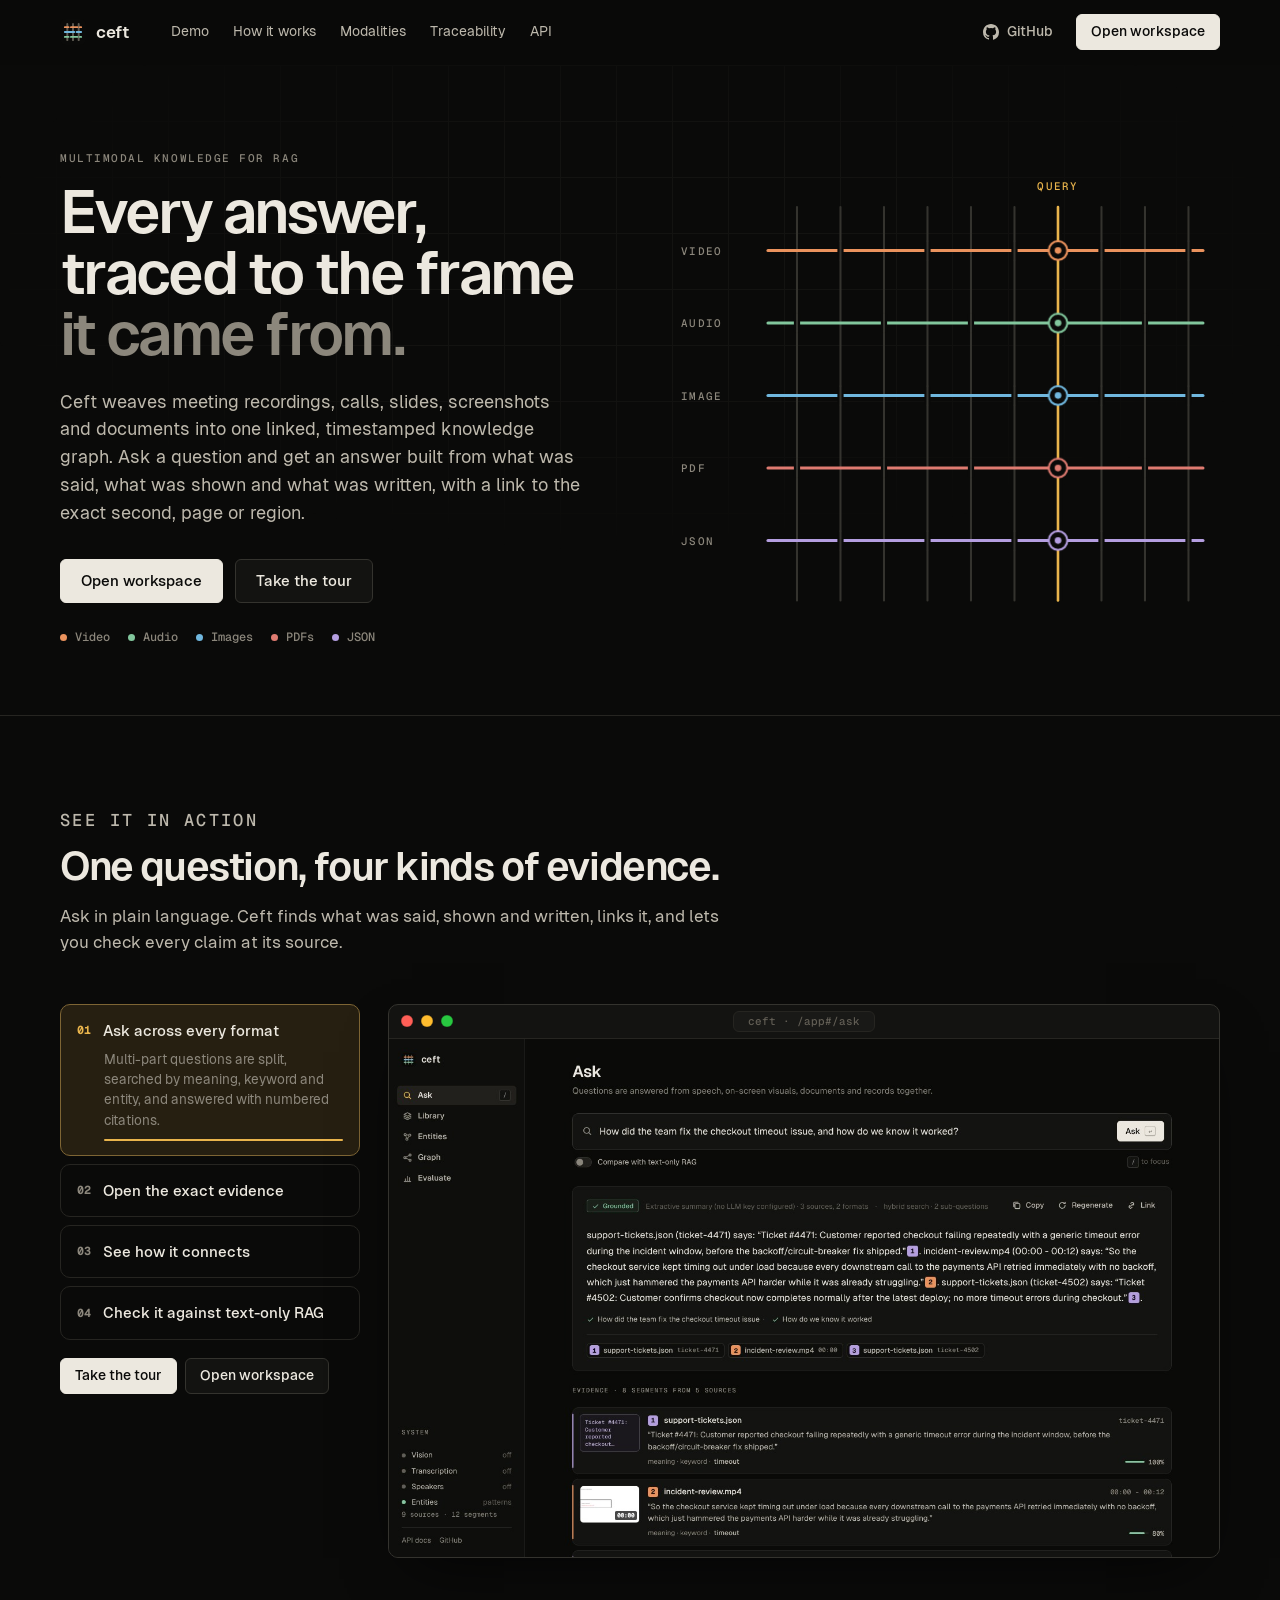
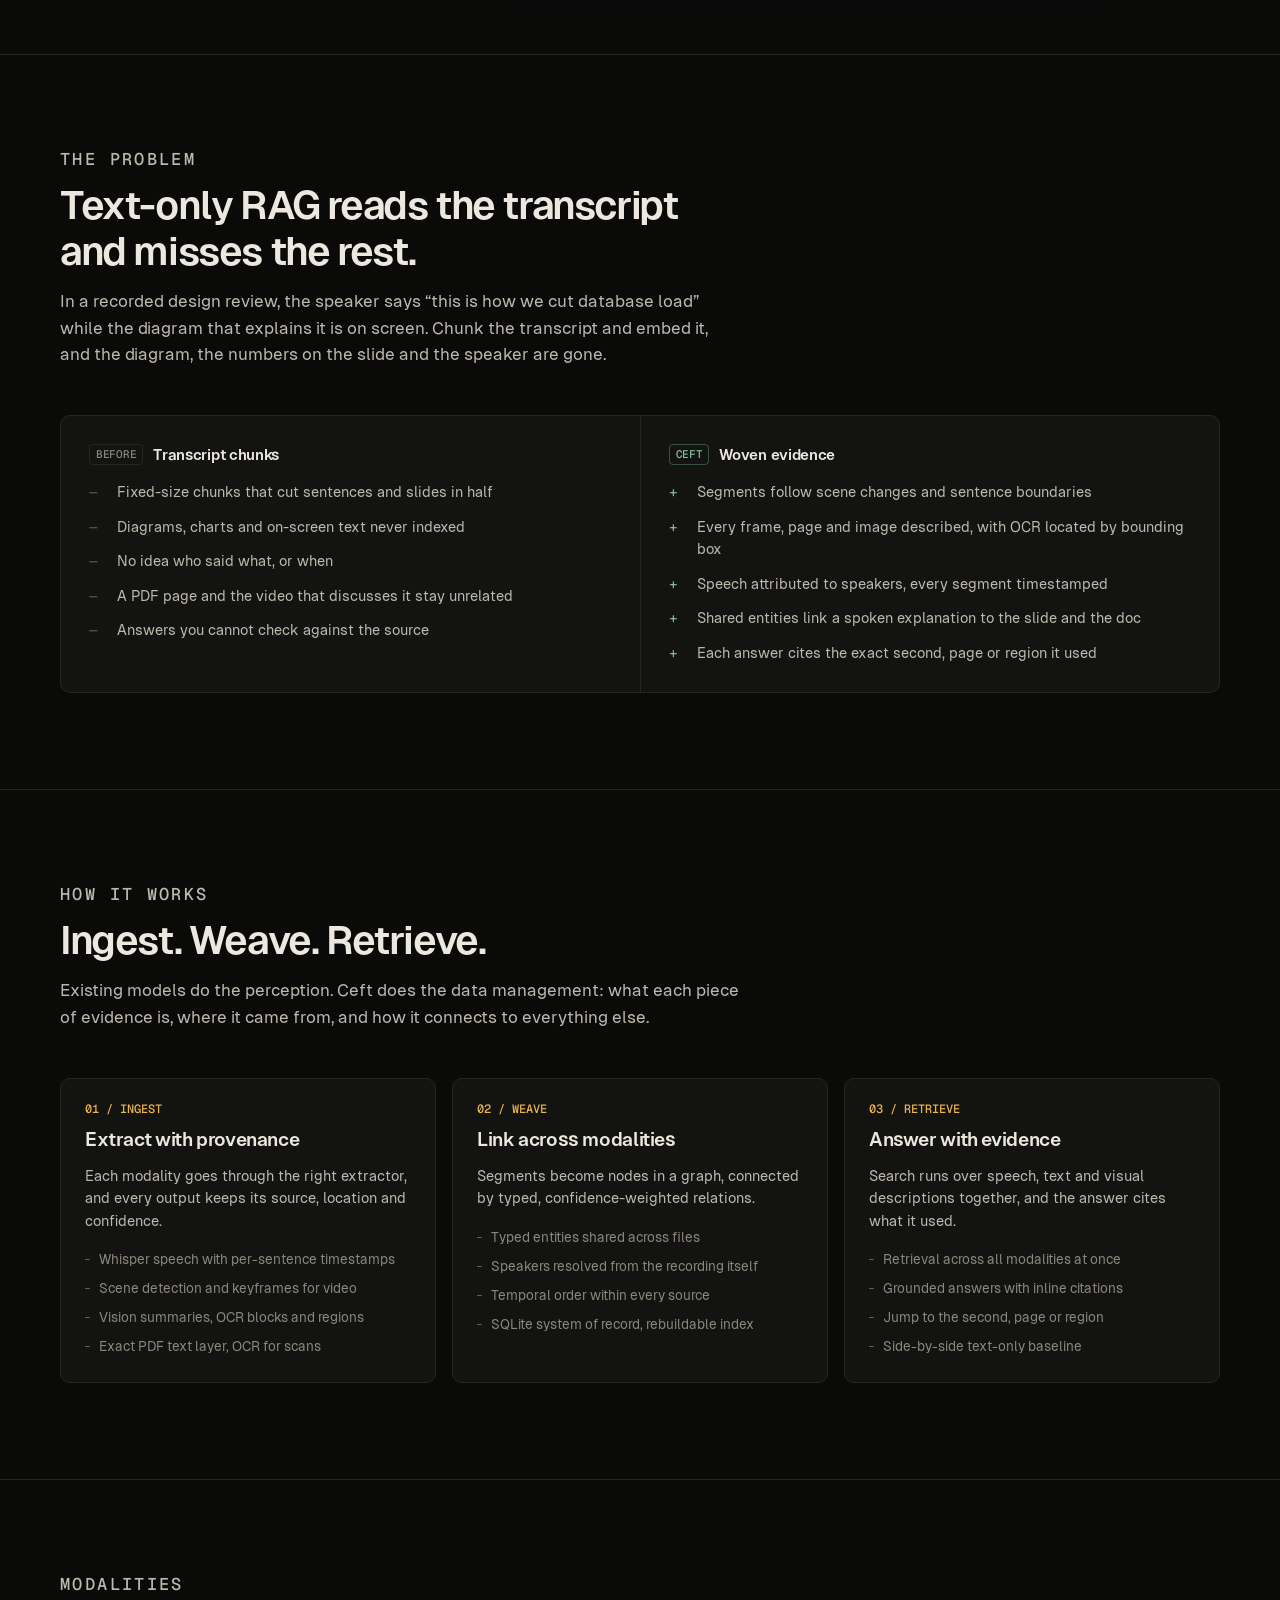
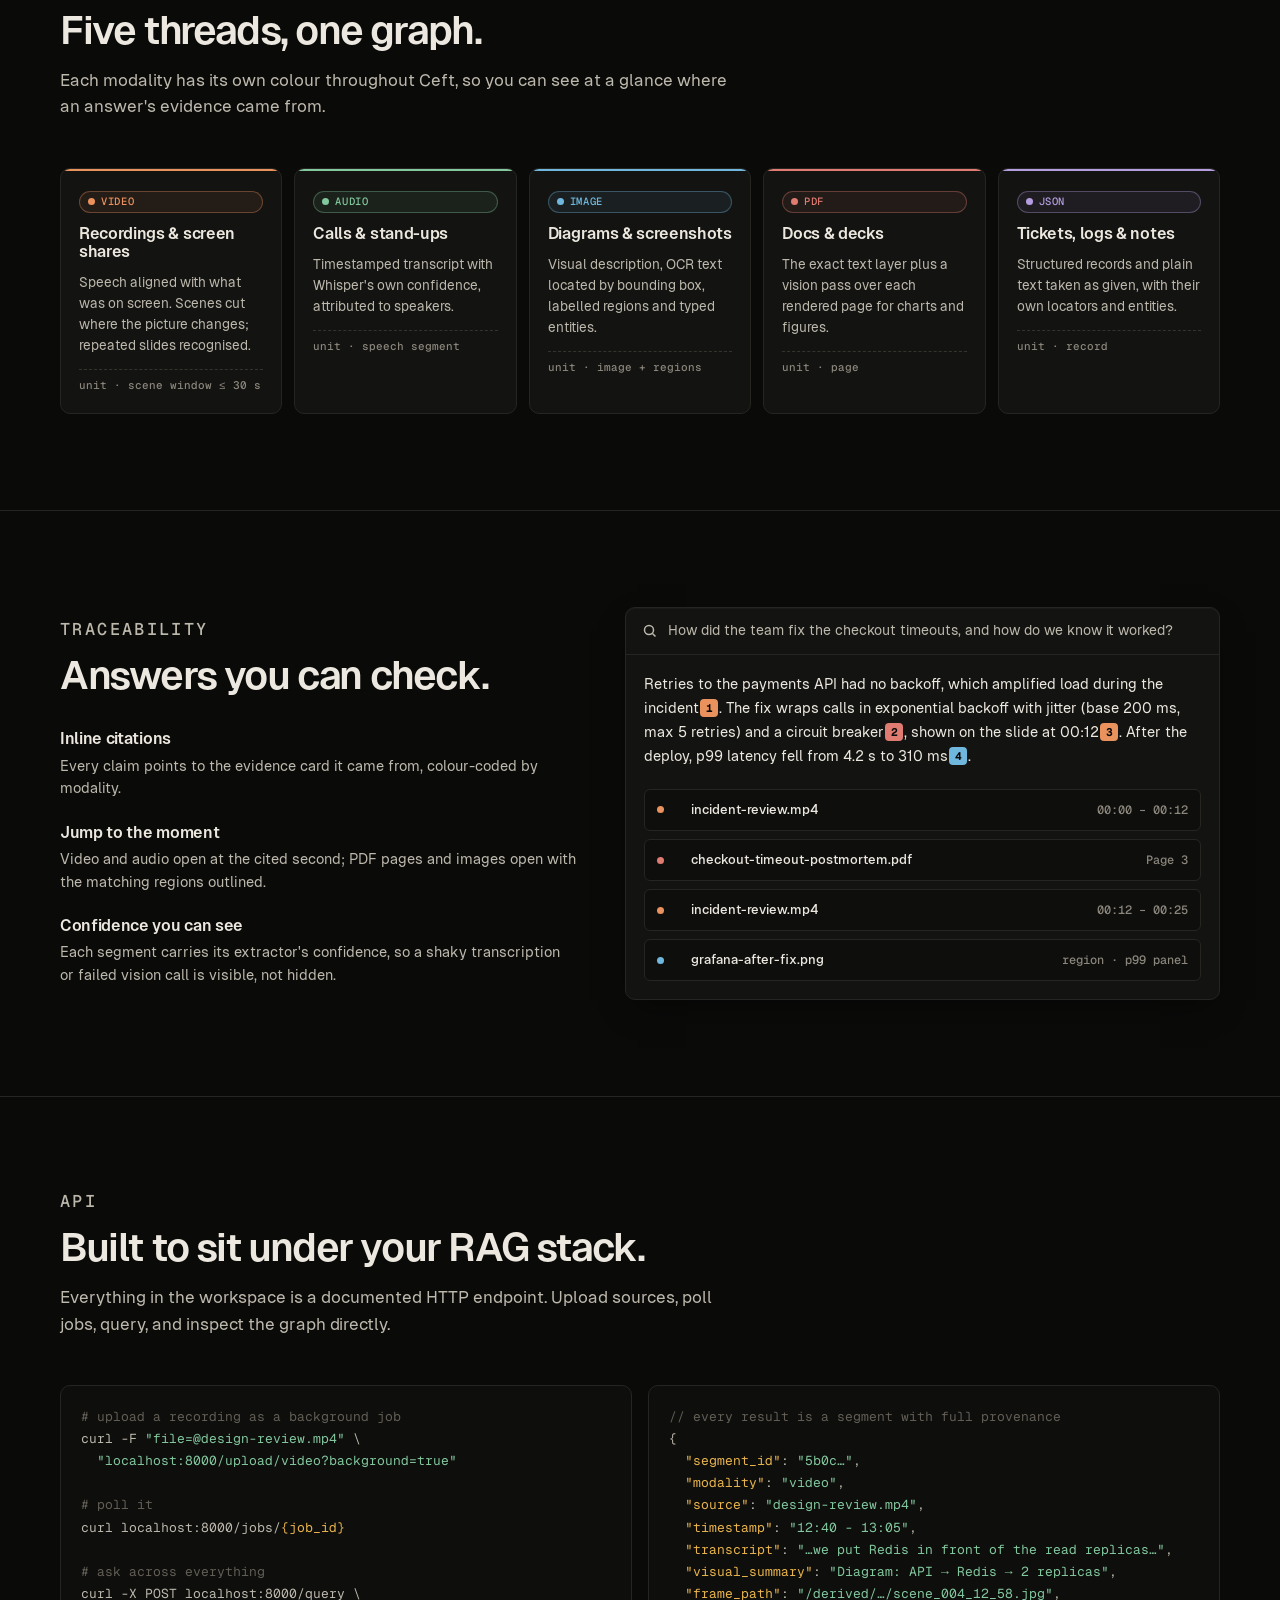
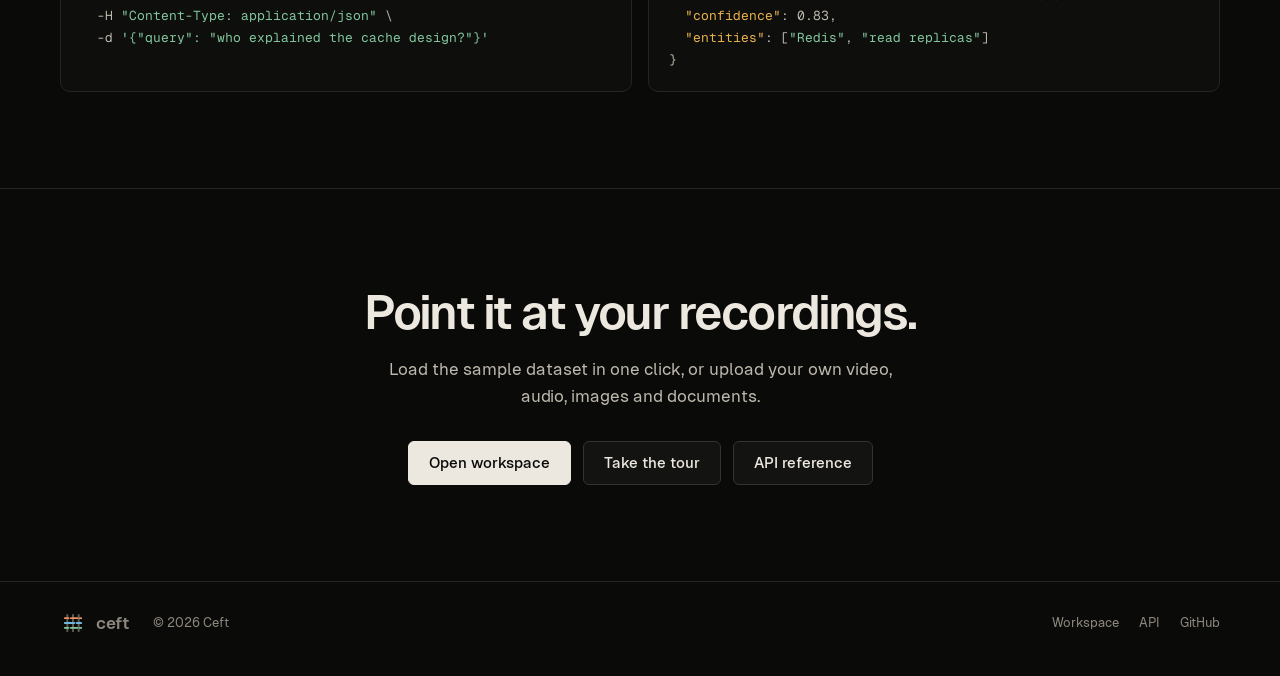
<file: static/index.html>
<!doctype html>
<html lang="en">
<head>
  <meta charset="utf-8" />
  <meta name="viewport" content="width=device-width, initial-scale=1" />
  <title>Ceft · Multimodal knowledge for RAG, traced to the source</title>
  <meta name="description" content="Ceft turns video, audio, images, PDFs and JSON into one linked, timestamped knowledge graph, so every answer traces back to the exact frame, page or second it came from." />
  <meta name="theme-color" content="#0a0a09" />
  <meta property="og:title" content="Ceft · Every answer, traced to the frame it came from" />
  <meta property="og:description" content="Multimodal ingestion and retrieval for RAG: speech, slides, screenshots and documents woven into one graph." />
  <meta property="og:type" content="website" />
  <link rel="icon" href="/static/img/ceft-mark.svg" type="image/svg+xml" />
  <link rel="preload" href="/static/fonts/geist-400.woff2" as="font" type="font/woff2" crossorigin />
  <link rel="stylesheet" href="/static/css/ceft.css" />
  <link rel="stylesheet" href="/static/css/landing.css" />
</head>
<body>
  <header class="site-nav">
    <div class="wrap">
      <a class="brand" href="/" aria-label="Ceft home"><img src="/static/img/ceft-mark.svg" alt="" />ceft</a>
      <nav aria-label="Primary">
        <a href="#demo">Demo</a>
        <a href="#how">How it works</a>
        <a href="#modalities">Modalities</a>
        <a href="#trace">Traceability</a>
        <a href="#api">API</a>
      </nav>
      <div class="nav-actions">
        <a class="btn btn-ghost" href="https://github.com/Yug-dev0/CEFT" target="_blank" rel="noopener">
          <svg viewBox="0 0 16 16" fill="currentColor" aria-hidden="true"><path d="M8 0C3.58 0 0 3.58 0 8a8 8 0 0 0 5.47 7.59c.4.07.55-.17.55-.38v-1.33c-2.23.48-2.7-1.07-2.7-1.07-.36-.92-.89-1.17-.89-1.17-.73-.5.06-.49.06-.49.8.06 1.23.83 1.23.83.72 1.22 1.88.87 2.33.66.07-.52.28-.87.5-1.07-1.78-.2-3.65-.89-3.65-3.95 0-.87.31-1.59.82-2.15-.08-.2-.36-1.02.08-2.12 0 0 .67-.21 2.2.82a7.6 7.6 0 0 1 4 0c1.53-1.04 2.2-.82 2.2-.82.44 1.1.16 1.92.08 2.12.51.56.82 1.27.82 2.15 0 3.07-1.87 3.75-3.65 3.95.29.25.54.73.54 1.48v2.2c0 .21.15.46.55.38A8 8 0 0 0 16 8c0-4.42-3.58-8-8-8Z"/></svg>
          GitHub
        </a>
        <a class="btn btn-primary" href="/app">Open workspace</a>
      </div>
    </div>
  </header>

  <main>
    <section class="hero">
      <div class="wrap">
        <div>
          <p class="eyebrow">Multimodal knowledge for RAG</p>
          <h1 style="margin-top:18px">Every answer,<br />traced to the frame<br /><em>it came from.</em></h1>
          <p class="lede">Ceft weaves meeting recordings, calls, slides, screenshots and documents into one linked, timestamped knowledge graph. Ask a question and get an answer built from what was said, what was shown and what was written, with a link to the exact second, page or region.</p>
          <div class="ctas">
            <a class="btn btn-primary btn-lg" href="/app">Open workspace</a>
            <a class="btn btn-lg" href="/app#/ask?tour=1">Take the tour</a>
          </div>
          <div class="meta">
            <span><i class="dot" style="background:var(--m-video)"></i>Video</span>
            <span><i class="dot" style="background:var(--m-audio)"></i>Audio</span>
            <span><i class="dot" style="background:var(--m-image)"></i>Images</span>
            <span><i class="dot" style="background:var(--m-pdf)"></i>PDFs</span>
            <span><i class="dot" style="background:var(--m-json)"></i>JSON</span>
          </div>
        </div>
        <div class="loom" data-loom></div>
      </div>
    </section>

    <section class="block" id="demo">
      <div class="wrap">
        <div class="block-head">
          <p class="eyebrow">See it in action</p>
          <h2>One question, four kinds of evidence.</h2>
          <p>Ask in plain language. Ceft finds what was said, shown and written, links it, and lets you check every claim at its source.</p>
        </div>
        <div class="demo" data-demo>
          <div class="demo-steps" role="tablist" aria-label="Product walkthrough">
            <button class="demo-step" type="button" role="tab" aria-selected="true" data-shot="/static/img/screens/ask.jpg" data-url="/app#/ask">
              <span class="demo-t"><b>01</b>Ask across every format</span>
              <span class="demo-d">Multi-part questions are split, searched by meaning, keyword and entity, and answered with numbered citations.</span>
              <span class="demo-prog"><i></i></span>
            </button>
            <button class="demo-step" type="button" role="tab" aria-selected="false" data-shot="/static/img/screens/evidence.jpg" data-url="/app#/ask · evidence">
              <span class="demo-t"><b>02</b>Open the exact evidence</span>
              <span class="demo-d">The video at the cited second, the PDF at the page, the matched region of a screenshot outlined.</span>
              <span class="demo-prog"><i></i></span>
            </button>
            <button class="demo-step" type="button" role="tab" aria-selected="false" data-shot="/static/img/screens/graph.jpg" data-url="/app#/graph">
              <span class="demo-t"><b>03</b>See how it connects</span>
              <span class="demo-d">Slides linked to what was said over them, charts to the documents that state the same numbers.</span>
              <span class="demo-prog"><i></i></span>
            </button>
            <button class="demo-step" type="button" role="tab" aria-selected="false" data-shot="/static/img/screens/evaluate.jpg" data-url="/app#/evaluate">
              <span class="demo-t"><b>04</b>Check it against text-only RAG</span>
              <span class="demo-d">A gold question set scored for four retrieval systems, question by question.</span>
              <span class="demo-prog"><i></i></span>
            </button>
            <div class="demo-ctas">
              <a class="btn btn-primary" href="/app#/ask?tour=1">Take the tour</a>
              <a class="btn" href="/app">Open workspace</a>
            </div>
          </div>
          <figure class="demo-frame" role="tabpanel">
            <div class="demo-bar" aria-hidden="true"><i></i><i></i><i></i><span data-demo-url>ceft · /app#/ask</span></div>
            <img data-demo-shot src="/static/img/screens/ask.jpg" alt="The Ceft workspace answering a question with cited evidence" width="1440" height="900" loading="lazy" decoding="async" />
          </figure>
        </div>
      </div>
    </section>

    <section class="block" id="problem">
      <div class="wrap">
        <div class="block-head">
          <p class="eyebrow">The problem</p>
          <h2>Text-only RAG reads the transcript and misses the rest.</h2>
          <p>In a recorded design review, the speaker says “this is how we cut database load” while the diagram that explains it is on screen. Chunk the transcript and embed it, and the diagram, the numbers on the slide and the speaker are gone.</p>
        </div>
        <div class="contrast">
          <div>
            <h3><span class="tag">BEFORE</span>Transcript chunks</h3>
            <ul>
              <li>Fixed-size chunks that cut sentences and slides in half</li>
              <li>Diagrams, charts and on-screen text never indexed</li>
              <li>No idea who said what, or when</li>
              <li>A PDF page and the video that discusses it stay unrelated</li>
              <li>Answers you cannot check against the source</li>
            </ul>
          </div>
          <div class="yes">
            <h3><span class="tag" style="color:var(--ok);border-color:rgba(130,199,157,.35)">CEFT</span>Woven evidence</h3>
            <ul>
              <li>Segments follow scene changes and sentence boundaries</li>
              <li>Every frame, page and image described, with OCR located by bounding box</li>
              <li>Speech attributed to speakers, every segment timestamped</li>
              <li>Shared entities link a spoken explanation to the slide and the doc</li>
              <li>Each answer cites the exact second, page or region it used</li>
            </ul>
          </div>
        </div>
      </div>
    </section>

    <section class="block" id="how">
      <div class="wrap">
        <div class="block-head">
          <p class="eyebrow">How it works</p>
          <h2>Ingest. Weave. Retrieve.</h2>
          <p>Existing models do the perception. Ceft does the data management: what each piece of evidence is, where it came from, and how it connects to everything else.</p>
        </div>
        <div class="steps">
          <article class="card step">
            <span class="n">01 / INGEST</span>
            <h3>Extract with provenance</h3>
            <p>Each modality goes through the right extractor, and every output keeps its source, location and confidence.</p>
            <ul>
              <li>Whisper speech with per-sentence timestamps</li>
              <li>Scene detection and keyframes for video</li>
              <li>Vision summaries, OCR blocks and regions</li>
              <li>Exact PDF text layer, OCR for scans</li>
            </ul>
          </article>
          <article class="card step">
            <span class="n">02 / WEAVE</span>
            <h3>Link across modalities</h3>
            <p>Segments become nodes in a graph, connected by typed, confidence-weighted relations.</p>
            <ul>
              <li>Typed entities shared across files</li>
              <li>Speakers resolved from the recording itself</li>
              <li>Temporal order within every source</li>
              <li>SQLite system of record, rebuildable index</li>
            </ul>
          </article>
          <article class="card step">
            <span class="n">03 / RETRIEVE</span>
            <h3>Answer with evidence</h3>
            <p>Search runs over speech, text and visual descriptions together, and the answer cites what it used.</p>
            <ul>
              <li>Retrieval across all modalities at once</li>
              <li>Grounded answers with inline citations</li>
              <li>Jump to the second, page or region</li>
              <li>Side-by-side text-only baseline</li>
            </ul>
          </article>
        </div>
      </div>
    </section>

    <section class="block" id="modalities">
      <div class="wrap">
        <div class="block-head">
          <p class="eyebrow">Modalities</p>
          <h2>Five threads, one graph.</h2>
          <p>Each modality has its own colour throughout Ceft, so you can see at a glance where an answer's evidence came from.</p>
        </div>
        <div class="modalities">
          <article class="card modality mod-video" style="--c:var(--m-video)">
            <span class="chip mod mod-video"><i class="dot"></i>Video</span>
            <h3>Recordings &amp; screen shares</h3>
            <p>Speech aligned with what was on screen. Scenes cut where the picture changes; repeated slides recognised.</p>
            <span class="unit">unit · scene window ≤ 30 s</span>
          </article>
          <article class="card modality mod-audio" style="--c:var(--m-audio)">
            <span class="chip mod mod-audio"><i class="dot"></i>Audio</span>
            <h3>Calls &amp; stand-ups</h3>
            <p>Timestamped transcript with Whisper's own confidence, attributed to speakers.</p>
            <span class="unit">unit · speech segment</span>
          </article>
          <article class="card modality mod-image" style="--c:var(--m-image)">
            <span class="chip mod mod-image"><i class="dot"></i>Image</span>
            <h3>Diagrams &amp; screenshots</h3>
            <p>Visual description, OCR text located by bounding box, labelled regions and typed entities.</p>
            <span class="unit">unit · image + regions</span>
          </article>
          <article class="card modality mod-pdf" style="--c:var(--m-pdf)">
            <span class="chip mod mod-pdf"><i class="dot"></i>PDF</span>
            <h3>Docs &amp; decks</h3>
            <p>The exact text layer plus a vision pass over each rendered page for charts and figures.</p>
            <span class="unit">unit · page</span>
          </article>
          <article class="card modality mod-json" style="--c:var(--m-json)">
            <span class="chip mod mod-json"><i class="dot"></i>JSON</span>
            <h3>Tickets, logs &amp; notes</h3>
            <p>Structured records and plain text taken as given, with their own locators and entities.</p>
            <span class="unit">unit · record</span>
          </article>
        </div>
      </div>
    </section>

    <section class="block" id="trace">
      <div class="wrap trace">
        <div>
          <div class="block-head" style="margin-bottom:32px">
            <p class="eyebrow">Traceability</p>
            <h2>Answers you can check.</h2>
          </div>
          <div class="trace-points">
            <div><h3>Inline citations</h3><p>Every claim points to the evidence card it came from, colour-coded by modality.</p></div>
            <div><h3>Jump to the moment</h3><p>Video and audio open at the cited second; PDF pages and images open with the matching regions outlined.</p></div>
            <div><h3>Confidence you can see</h3><p>Each segment carries its extractor's confidence, so a shaky transcription or failed vision call is visible, not hidden.</p></div>
          </div>
        </div>
        <div class="card mock" aria-label="Example answer in the Ceft workspace">
          <div class="mock-bar">
            <svg width="16" height="16" viewBox="0 0 16 16" fill="none" stroke="currentColor" stroke-width="1.5" aria-hidden="true"><circle cx="7" cy="7" r="4.5"/><path d="m10.5 10.5 3 3"/></svg>
            <span class="q">How did the team fix the checkout timeouts, and how do we know it worked?</span>
          </div>
          <div class="mock-answer">
            Retries to the payments API had no backoff, which amplified load during the incident<span class="cite" style="--c:var(--m-video)">1</span>. The fix wraps calls in exponential backoff with jitter (base 200 ms, max 5 retries) and a circuit breaker<span class="cite" style="--c:var(--m-pdf)">2</span>, shown on the slide at 00:12<span class="cite" style="--c:var(--m-video)">3</span>. After the deploy, p99 latency fell from 4.2 s to 310 ms<span class="cite" style="--c:var(--m-image)">4</span>.
          </div>
          <div class="mock-ev">
            <div class="row mod mod-video"><i class="dot"></i><b>incident-review.mp4</b><span class="loc">00:00 – 00:12</span></div>
            <div class="row mod mod-pdf"><i class="dot"></i><b>checkout-timeout-postmortem.pdf</b><span class="loc">Page 3</span></div>
            <div class="row mod mod-video"><i class="dot"></i><b>incident-review.mp4</b><span class="loc">00:12 – 00:25</span></div>
            <div class="row mod mod-image"><i class="dot"></i><b>grafana-after-fix.png</b><span class="loc">region · p99 panel</span></div>
          </div>
        </div>
      </div>
    </section>

    <section class="block" id="api">
      <div class="wrap">
        <div class="block-head">
          <p class="eyebrow">API</p>
          <h2>Built to sit under your RAG stack.</h2>
          <p>Everything in the workspace is a documented HTTP endpoint. Upload sources, poll jobs, query, and inspect the graph directly.</p>
        </div>
        <div class="schema">
<pre class="code"><span class="c"># upload a recording as a background job</span>
curl -F <span class="s">"file=@design-review.mp4"</span> \
  <span class="s">"localhost:8000/upload/video?background=true"</span>

<span class="c"># poll it</span>
curl localhost:8000/jobs/<span class="k">{job_id}</span>

<span class="c"># ask across everything</span>
curl -X POST localhost:8000/query \
  -H <span class="s">"Content-Type: application/json"</span> \
  -d <span class="s">'{"query": "who explained the cache design?"}'</span></pre>
<pre class="code"><span class="c">// every result is a segment with full provenance</span>
{
  <span class="k">"segment_id"</span>: <span class="s">"5b0c…"</span>,
  <span class="k">"modality"</span>: <span class="s">"video"</span>,
  <span class="k">"source"</span>: <span class="s">"design-review.mp4"</span>,
  <span class="k">"timestamp"</span>: <span class="s">"12:40 - 13:05"</span>,
  <span class="k">"transcript"</span>: <span class="s">"…we put Redis in front of the read replicas…"</span>,
  <span class="k">"visual_summary"</span>: <span class="s">"Diagram: API → Redis → 2 replicas"</span>,
  <span class="k">"frame_path"</span>: <span class="s">"/derived/…/scene_004_12_58.jpg"</span>,
  <span class="k">"confidence"</span>: 0.83,
  <span class="k">"entities"</span>: [<span class="s">"Redis"</span>, <span class="s">"read replicas"</span>]
}</pre>
        </div>
      </div>
    </section>

    <section class="cta-band">
      <div class="wrap">
        <h2>Point it at your recordings.</h2>
        <p>Load the sample dataset in one click, or upload your own video, audio, images and documents.</p>
        <div class="ctas">
          <a class="btn btn-primary btn-lg" href="/app">Open workspace</a>
          <a class="btn btn-lg" href="/app#/ask?tour=1">Take the tour</a>
          <a class="btn btn-lg" href="/docs">API reference</a>
        </div>
      </div>
    </section>
  </main>

  <footer class="site-foot">
    <div class="wrap">
      <a class="brand" href="/"><img src="/static/img/ceft-mark.svg" alt="" />ceft</a>
      <span>© <span data-year></span> Ceft</span>
      <nav aria-label="Footer">
        <a href="/app">Workspace</a>
        <a href="/docs">API</a>
        <a href="https://github.com/Yug-dev0/CEFT" target="_blank" rel="noopener">GitHub</a>
      </nav>
    </div>
  </footer>

  <script type="module" src="/static/js/landing.js"></script>
</body>
</html>
</file>
<file: static/css/ceft.css>
/* ==========================================================================
   Ceft design system
   Dark, quiet, precise. One neutral palette, five "thread" colours, one per
   modality, used everywhere a piece of evidence appears.
   ========================================================================== */

/* Self-hosted fonts (SIL Open Font License, see static/fonts/LICENSE.txt). */
@font-face { font-family: "Geist"; font-style: normal; font-weight: 400; font-display: swap; src: url("../fonts/geist-400.woff2") format("woff2"); }
@font-face { font-family: "Geist"; font-style: normal; font-weight: 500; font-display: swap; src: url("../fonts/geist-500.woff2") format("woff2"); }
@font-face { font-family: "Geist"; font-style: normal; font-weight: 600; font-display: swap; src: url("../fonts/geist-600.woff2") format("woff2"); }
@font-face { font-family: "Geist"; font-style: normal; font-weight: 700; font-display: swap; src: url("../fonts/geist-700.woff2") format("woff2"); }
@font-face { font-family: "Geist Mono"; font-style: normal; font-weight: 400; font-display: swap; src: url("../fonts/geist-mono-400.woff2") format("woff2"); }
@font-face { font-family: "Geist Mono"; font-style: normal; font-weight: 500; font-display: swap; src: url("../fonts/geist-mono-500.woff2") format("woff2"); }

:root {
  --bg: #0a0a09;
  --bg-raised: #0e0e0d;
  --surface: #131311;
  --surface-2: #191917;
  --surface-3: #21201d;
  --line: #262521;
  --line-2: #34332e;
  --line-3: #4a4842;

  --text: #ece8df;
  --text-2: #bdb8ac;
  --muted: #8c877c;
  --faint: #625e55;

  --primary: #ece8df;
  --primary-ink: #0a0a09;
  --signal: #e9b44c;
  --signal-soft: rgba(233, 180, 76, 0.12);

  --ok: #82c79d;
  --warn: #e9b44c;
  --err: #e7685e;

  /* Thread colours: one per modality. */
  --m-video: #ea925d;
  --m-audio: #82c79d;
  --m-image: #70b7de;
  --m-pdf: #df7b71;
  --m-json: #b49ee0;

  --font: "Geist", ui-sans-serif, system-ui, -apple-system, "Segoe UI", Roboto, sans-serif;
  --mono: "Geist Mono", ui-monospace, "SFMono-Regular", "Cascadia Code", Menlo, Consolas, monospace;

  --r-sm: 4px;
  --r: 6px;
  --r-lg: 10px;

  --shadow: 0 1px 0 rgba(255, 255, 255, 0.03) inset, 0 12px 32px -12px rgba(0, 0, 0, 0.6);
  --ease: cubic-bezier(0.2, 0.7, 0.2, 1);
  color-scheme: dark;
}

*, *::before, *::after { box-sizing: border-box; }
html { -webkit-text-size-adjust: 100%; }
body {
  margin: 0;
  background: var(--bg);
  color: var(--text);
  font: 15px/1.55 var(--font);
  font-feature-settings: "ss01", "cv11";
  -webkit-font-smoothing: antialiased;
  text-rendering: optimizeLegibility;
}
img, video, svg { display: block; max-width: 100%; }
a { color: inherit; text-decoration: none; }
button, input, select, textarea { font: inherit; color: inherit; }
button { cursor: pointer; }
::selection { background: var(--signal); color: var(--primary-ink); }
:focus-visible { outline: 2px solid var(--signal); outline-offset: 2px; border-radius: var(--r-sm); }
.sr-only { position: absolute; width: 1px; height: 1px; overflow: hidden; clip: rect(0 0 0 0); white-space: nowrap; }

h1, h2, h3, h4 { margin: 0; font-weight: 600; letter-spacing: -0.02em; line-height: 1.15; }
p { margin: 0; }
code, kbd, pre, .mono { font-family: var(--mono); font-size: 0.86em; }
.muted { color: var(--muted); }
.faint { color: var(--faint); }
.eyebrow {
  font: 500 11px/1 var(--mono);
  text-transform: uppercase;
  letter-spacing: 0.14em;
  color: var(--muted);
}

/* ---------------------------------------------------------------- buttons */
.btn {
  display: inline-flex; align-items: center; justify-content: center; gap: 8px;
  height: 36px; padding: 0 14px;
  border: 1px solid var(--line-2); border-radius: var(--r);
  background: var(--surface); color: var(--text);
  font-size: 14px; font-weight: 500; white-space: nowrap;
  transition: background 0.15s var(--ease), border-color 0.15s var(--ease), color 0.15s;
}
.btn:hover { background: var(--surface-2); border-color: var(--line-3); }
.btn:disabled { opacity: 0.45; cursor: not-allowed; }
.btn-primary { background: var(--primary); color: var(--primary-ink); border-color: var(--primary); }
.btn-primary:hover { background: #fff; border-color: #fff; }
.btn-ghost { background: transparent; border-color: transparent; color: var(--text-2); }
.btn-ghost:hover { background: var(--surface-2); color: var(--text); border-color: transparent; }
.btn-danger:hover { color: var(--err); border-color: rgba(231, 104, 94, 0.5); }
.btn-lg { height: 44px; padding: 0 20px; font-size: 15px; }
.btn-sm { height: 28px; padding: 0 10px; font-size: 13px; }
.btn-icon { width: 32px; padding: 0; }
.btn svg { width: 16px; height: 16px; flex: none; }

/* ------------------------------------------------------------------ chips */
.chip {
  display: inline-flex; align-items: center; gap: 6px;
  height: 22px; padding: 0 8px;
  border: 1px solid var(--line-2); border-radius: 999px;
  font: 500 12px/1 var(--font); color: var(--text-2);
  background: var(--surface); white-space: nowrap; max-width: 100%;
  overflow: hidden; text-overflow: ellipsis;
}
a.chip:hover, button.chip:hover { border-color: var(--line-3); color: var(--text); }
button.chip { cursor: pointer; }
.chip[aria-pressed="true"] { background: var(--surface-3); color: var(--text); border-color: var(--line-3); }
.chip .dot, .dot { width: 7px; height: 7px; border-radius: 50%; background: var(--muted); flex: none; }
.mod { --c: var(--muted); }
.mod-video { --c: var(--m-video); }
.mod-audio { --c: var(--m-audio); }
.mod-image { --c: var(--m-image); }
.mod-pdf { --c: var(--m-pdf); }
.mod-json { --c: var(--m-json); }
.chip.mod { color: var(--c); border-color: color-mix(in srgb, var(--c) 35%, transparent); background: color-mix(in srgb, var(--c) 8%, transparent); font-family: var(--mono); text-transform: uppercase; letter-spacing: 0.06em; font-size: 10.5px; }
.chip.mod .dot, .mod > .dot { background: var(--c); }
.tag { font: 500 11px/1 var(--mono); color: var(--muted); padding: 4px 6px; border: 1px solid var(--line); border-radius: var(--r-sm); }

/* ----------------------------------------------------------------- inputs */
.input {
  width: 100%; height: 38px; padding: 0 12px;
  background: var(--bg-raised); border: 1px solid var(--line-2); border-radius: var(--r);
  color: var(--text); outline: none; transition: border-color 0.15s;
}
.input::placeholder { color: var(--faint); }
.input:focus { border-color: var(--line-3); box-shadow: 0 0 0 3px var(--signal-soft); }
kbd {
  display: inline-flex; align-items: center; justify-content: center; min-width: 20px; height: 20px; padding: 0 5px;
  font: 500 11px/1 var(--mono); color: var(--muted);
  border: 1px solid var(--line-2); border-bottom-width: 2px; border-radius: var(--r-sm); background: var(--surface);
}

/* ------------------------------------------------------------------ cards */
.card { background: var(--surface); border: 1px solid var(--line); border-radius: var(--r-lg); }
.card-pad { padding: 20px; }
.divider { height: 1px; background: var(--line); border: 0; margin: 0; }

/* ---------------------------------------------------------------- meters */
.meter { display: inline-flex; align-items: center; gap: 8px; font: 500 12px/1 var(--mono); color: var(--text-2); }
.meter-bar { position: relative; width: 48px; height: 4px; border-radius: 2px; background: var(--surface-3); overflow: hidden; }
.meter-bar > i { position: absolute; inset: 0 auto 0 0; background: var(--text-2); border-radius: 2px; }
.meter.hi .meter-bar > i { background: var(--ok); }
.meter.mid .meter-bar > i { background: var(--warn); }
.meter.lo .meter-bar > i { background: var(--err); }

/* -------------------------------------------------------------- skeleton */
.skeleton { background: linear-gradient(90deg, var(--surface-2) 0%, var(--surface-3) 50%, var(--surface-2) 100%); background-size: 200% 100%; animation: shimmer 1.4s infinite linear; border-radius: var(--r-sm); }
@keyframes shimmer { to { background-position: -200% 0; } }

/* ----------------------------------------------------------------- toast */
.toasts { position: fixed; z-index: 100; right: 16px; bottom: 16px; display: grid; gap: 8px; width: min(380px, calc(100vw - 32px)); }
.toast {
  display: flex; gap: 10px; align-items: flex-start; padding: 12px 14px;
  background: var(--surface-2); border: 1px solid var(--line-2); border-radius: var(--r);
  box-shadow: var(--shadow); font-size: 14px; animation: rise 0.2s var(--ease);
}
.toast .dot { margin-top: 7px; }
.toast.ok .dot { background: var(--ok); }
.toast.err .dot { background: var(--err); }
.toast.warn .dot { background: var(--warn); }
@keyframes rise { from { opacity: 0; transform: translateY(6px); } }

/* --------------------------------------------------------------- tables */
.table { width: 100%; border-collapse: collapse; font-size: 14px; }
.table th { text-align: left; font: 500 11px/1 var(--mono); text-transform: uppercase; letter-spacing: 0.1em; color: var(--muted); padding: 12px 16px; border-bottom: 1px solid var(--line); white-space: nowrap; }
.table td { padding: 12px 16px; border-bottom: 1px solid var(--line); vertical-align: middle; }
.table tr:last-child td { border-bottom: 0; }
.table tbody tr { transition: background 0.12s; }
.table tbody tr.row-link { cursor: pointer; }
.table tbody tr.row-link:hover { background: var(--surface-2); }
.num { font-family: var(--mono); font-size: 13px; color: var(--text-2); font-variant-numeric: tabular-nums; }

/* --------------------------------------------------------------- empty */
.empty { display: grid; justify-items: center; gap: 12px; padding: 56px 24px; text-align: center; color: var(--muted); }
.empty h3 { color: var(--text); font-size: 16px; }
.empty p { max-width: 420px; }

@media (prefers-reduced-motion: reduce) {
  *, *::before, *::after { animation-duration: 0.001ms !important; animation-iteration-count: 1 !important; transition-duration: 0.001ms !important; scroll-behavior: auto !important; }
}
</file>
<file: static/css/landing.css>
/* Landing page */
.wrap { width: min(1160px, calc(100% - 48px)); margin: 0 auto; }

.site-nav {
  position: sticky; top: 0; z-index: 20;
  background: color-mix(in srgb, var(--bg) 82%, transparent);
  backdrop-filter: saturate(140%) blur(12px);
  border-bottom: 1px solid transparent; transition: border-color 0.2s;
}
.site-nav.scrolled { border-bottom-color: var(--line); }
.site-nav .wrap { display: flex; align-items: center; gap: 32px; height: 64px; }
.brand { display: inline-flex; align-items: center; gap: 10px; font-weight: 600; font-size: 17px; letter-spacing: -0.02em; }
.brand img { width: 26px; height: 26px; }
.site-nav nav { display: flex; gap: 4px; margin-right: auto; }
.site-nav nav a { padding: 6px 10px; border-radius: var(--r); color: var(--text-2); font-size: 14px; }
.site-nav nav a:hover { color: var(--text); background: var(--surface-2); }
.nav-actions { display: flex; gap: 8px; }

/* hero */
.hero { position: relative; padding: 88px 0 72px; overflow: hidden; }
.hero::before {
  content: ""; position: absolute; inset: 0; pointer-events: none;
  background-image: linear-gradient(var(--line) 1px, transparent 1px), linear-gradient(90deg, var(--line) 1px, transparent 1px);
  background-size: 56px 56px; opacity: 0.35;
  mask-image: radial-gradient(ellipse 70% 60% at 50% 30%, #000 30%, transparent 75%);
}
.hero .wrap { position: relative; display: grid; grid-template-columns: 1.05fr 1fr; gap: 56px; align-items: center; }
.hero h1 { font-size: clamp(38px, 5vw, 60px); letter-spacing: -0.045em; line-height: 1.02; }
.hero h1 em { font-style: normal; color: var(--muted); }
.hero .lede { margin-top: 22px; font-size: 18px; color: var(--text-2); max-width: 520px; }
.hero .ctas { display: flex; gap: 12px; margin-top: 32px; flex-wrap: wrap; }
.hero .meta { display: flex; gap: 18px; margin-top: 28px; flex-wrap: wrap; color: var(--muted); font: 500 12px/1 var(--mono); }
.hero .meta span { display: inline-flex; align-items: center; gap: 8px; }

.loom { position: relative; aspect-ratio: 1 / 0.86; }
.loom svg { width: 100%; height: 100%; overflow: visible; }
.loom .label { font: 500 10.5px var(--mono); letter-spacing: 0.12em; fill: var(--muted); }
.loom .q-label { font: 500 10.5px var(--mono); letter-spacing: 0.12em; fill: var(--signal); }
.loom .ceft, .loom .weft { stroke-dasharray: var(--len); stroke-dashoffset: var(--len); animation: draw 1.6s var(--ease) forwards; }
.loom .warp-q { stroke-dasharray: 600; stroke-dashoffset: 600; animation: draw 1.2s 1.1s var(--ease) forwards; }
.loom .hit { opacity: 0; transform-box: fill-box; transform-origin: center; animation: pop 0.4s var(--ease) forwards; }
.loom .pulse { animation: travel 6s linear infinite; }
@keyframes draw { to { stroke-dashoffset: 0; } }
@keyframes pop { from { opacity: 0; transform: scale(0.2); } to { opacity: 1; transform: scale(1); } }

/* sections */
section.block { padding: 96px 0; border-top: 1px solid var(--line); }
.block-head { display: grid; gap: 14px; max-width: 680px; margin-bottom: 48px; }
.block-head h2 { font-size: clamp(28px, 3.6vw, 40px); letter-spacing: -0.035em; }
.block-head p { color: var(--text-2); font-size: 17px; }

.contrast { display: grid; grid-template-columns: 1fr 1fr; gap: 1px; background: var(--line); border: 1px solid var(--line); border-radius: var(--r-lg); overflow: hidden; }
.contrast > div { background: var(--surface); padding: 28px; display: grid; gap: 16px; align-content: start; }
.contrast h3 { font-size: 15px; display: flex; align-items: center; gap: 10px; }
.contrast ul { margin: 0; padding: 0; list-style: none; display: grid; gap: 12px; color: var(--text-2); font-size: 14.5px; }
.contrast li { display: grid; grid-template-columns: 18px 1fr; gap: 10px; }
.contrast li::before { content: "—"; color: var(--faint); font-family: var(--mono); }
.contrast .yes li::before { content: "+"; color: var(--ok); }

.steps { display: grid; grid-template-columns: repeat(3, 1fr); gap: 16px; }
.step { padding: 24px; display: grid; gap: 14px; align-content: start; }
.step .n { font: 500 12px/1 var(--mono); color: var(--signal); }
.step h3 { font-size: 19px; }
.step p { color: var(--text-2); font-size: 14.5px; }
.step ul { margin: 4px 0 0; padding: 0; list-style: none; display: grid; gap: 8px; font-size: 13.5px; color: var(--muted); }
.step li { padding-left: 14px; position: relative; }
.step li::before { content: ""; position: absolute; left: 0; top: 9px; width: 5px; height: 1px; background: var(--faint); }

.modalities { display: grid; grid-template-columns: repeat(5, 1fr); gap: 12px; }
.modality { position: relative; padding: 22px 18px 20px; display: grid; gap: 12px; align-content: start; overflow: hidden; }
.modality::before { content: ""; position: absolute; left: 0; right: 0; top: 0; height: 2px; background: var(--c); }
.modality h3 { font-size: 16px; }
.modality p { font-size: 13.5px; color: var(--text-2); }
.modality .unit { margin-top: auto; padding-top: 8px; font: 500 11px/1.4 var(--mono); color: var(--muted); border-top: 1px dashed var(--line-2); }

.trace { display: grid; grid-template-columns: 1fr 1.15fr; gap: 48px; align-items: center; }
.trace-points { display: grid; gap: 24px; }
.trace-points div { display: grid; gap: 6px; }
.trace-points h3 { font-size: 16px; }
.trace-points p { color: var(--text-2); font-size: 14.5px; }

.mock { padding: 0; overflow: hidden; box-shadow: var(--shadow); }
.mock-bar { display: flex; align-items: center; gap: 10px; padding: 12px 16px; border-bottom: 1px solid var(--line); font-size: 14px; color: var(--text-2); }
.mock-bar .q { flex: 1; overflow: hidden; text-overflow: ellipsis; white-space: nowrap; }
.mock-answer { padding: 18px 18px 6px; font-size: 14.5px; line-height: 1.65; }
.cite { display: inline-flex; align-items: center; justify-content: center; min-width: 18px; height: 18px; padding: 0 4px; margin: 0 1px; vertical-align: 1px; border-radius: 4px; font: 600 10.5px/1 var(--mono); color: var(--primary-ink); background: var(--c, var(--text-2)); }
.mock-ev { display: grid; gap: 8px; padding: 14px 18px 18px; }
.mock-ev .row { display: grid; grid-template-columns: 22px 1fr auto; gap: 12px; align-items: center; padding: 10px 12px; border: 1px solid var(--line); border-radius: var(--r); background: var(--bg-raised); font-size: 13px; }
.mock-ev .row b { font-weight: 500; }
.mock-ev .row .loc { font: 500 12px var(--mono); color: var(--muted); }

.schema { display: grid; grid-template-columns: 1fr 1fr; gap: 16px; }
pre.code {
  margin: 0; padding: 20px; overflow-x: auto;
  background: var(--bg-raised); border: 1px solid var(--line); border-radius: var(--r-lg);
  font: 13px/1.7 var(--mono); color: var(--text-2);
}
pre.code .k { color: var(--signal); }
pre.code .c { color: var(--faint); }
pre.code .s { color: var(--m-audio); }

.cta-band { padding: 96px 0; border-top: 1px solid var(--line); text-align: center; }
.cta-band h2 { font-size: clamp(30px, 4vw, 48px); letter-spacing: -0.04em; }
.cta-band p { margin: 16px auto 32px; color: var(--text-2); max-width: 520px; font-size: 17px; }
.cta-band .ctas { display: flex; justify-content: center; gap: 12px; flex-wrap: wrap; }

.site-foot { border-top: 1px solid var(--line); padding: 28px 0 40px; color: var(--muted); font-size: 13px; }
.site-foot .wrap { display: flex; align-items: center; gap: 24px; flex-wrap: wrap; }
.site-foot nav { display: flex; gap: 20px; margin-left: auto; }
.site-foot a:hover { color: var(--text); }

@media (max-width: 1000px) {
  .hero .wrap, .trace, .schema { grid-template-columns: 1fr; }
  .loom { max-width: 560px; }
  .modalities { grid-template-columns: repeat(2, 1fr); }
  .steps { grid-template-columns: 1fr; }
}
@media (max-width: 720px) {
  .wrap { width: calc(100% - 32px); }
  .site-nav nav { display: none; }
  .site-nav .wrap { justify-content: space-between; }
  .nav-actions .btn-ghost { display: none; }
  .hero { padding: 56px 0 48px; }
  .contrast { grid-template-columns: 1fr; }
  .modalities { grid-template-columns: 1fr; }
  section.block { padding: 72px 0; }
}

/* see it in action */
.demo { display: grid; grid-template-columns: 300px minmax(0, 1fr); gap: 28px; align-items: start; }
.demo-steps { display: grid; gap: 8px; }
.demo-step { display: grid; gap: 8px; text-align: left; padding: 14px 16px; border: 1px solid var(--line); border-radius: var(--r-lg); background: transparent; color: var(--text-2); font: inherit; cursor: pointer; transition: border-color 0.15s, background 0.15s; }
.demo-step:hover { border-color: var(--line-2); }
.demo-t { display: flex; align-items: center; gap: 12px; font-weight: 500; color: var(--text); font-size: 15px; }
.demo-t b { font: 600 11px/1 var(--mono); color: var(--muted); }
.demo-d, .demo-prog { display: none; margin-left: 27px; }
.demo-d { font-size: 13.5px; color: var(--muted); line-height: 1.5; }
.demo-prog { height: 2px; border-radius: 2px; background: var(--surface-3); overflow: hidden; }
.demo-prog i { display: block; height: 100%; width: 0; background: var(--signal); }
.demo-step[aria-selected="true"] { border-color: color-mix(in srgb, var(--signal) 45%, var(--line)); background: var(--signal-soft); }
.demo-step[aria-selected="true"] .demo-t b { color: var(--signal); }
.demo-step[aria-selected="true"] .demo-d, .demo-step[aria-selected="true"] .demo-prog { display: block; }
.demo-step[aria-selected="true"] .demo-prog i { animation: demo-fill var(--demo-ms, 5000ms) linear forwards; }
.demo.paused .demo-prog i { animation-play-state: paused; }
@keyframes demo-fill { to { width: 100%; } }
.demo-ctas { display: flex; flex-wrap: wrap; gap: 8px; margin-top: 10px; }
.demo-frame { margin: 0; border: 1px solid var(--line-2); border-radius: var(--r-lg); overflow: hidden; background: var(--surface); box-shadow: 0 24px 60px -24px rgba(0, 0, 0, 0.75); }
.demo-bar { position: relative; display: flex; align-items: center; gap: 8px; height: 34px; padding: 0 12px; border-bottom: 1px solid var(--line); }
.demo-bar i { position: relative; width: 12px; height: 12px; border-radius: 50%; box-shadow: inset 0 0 0 0.5px rgba(0, 0, 0, 0.35); font: 700 9px/12px var(--mono); font-style: normal; text-align: center; color: rgba(0, 0, 0, 0.55); }
.demo-bar i:nth-of-type(1) { background: #ff5f57; }
.demo-bar i:nth-of-type(2) { background: #febc2e; }
.demo-bar i:nth-of-type(3) { background: #28c840; }
.demo-bar i::after { opacity: 0; transition: opacity 0.12s; }
.demo-bar i:nth-of-type(1)::after { content: "\00d7"; }
.demo-bar i:nth-of-type(2)::after { content: "\2212"; }
.demo-bar i:nth-of-type(3)::after { content: "+"; }
.demo-frame:hover .demo-bar i::after { opacity: 1; }
.demo-bar span { position: absolute; left: 50%; transform: translateX(-50%); max-width: calc(100% - 140px); overflow: hidden; text-overflow: ellipsis; white-space: nowrap; padding: 4px 14px; border-radius: 6px; background: var(--surface-2, rgba(255, 255, 255, 0.04)); border: 1px solid var(--line); font: 500 11px/1 var(--mono); color: var(--faint); }
.demo-frame img { display: block; width: 100%; height: auto; aspect-ratio: 16 / 10; object-fit: cover; object-position: top left; transition: opacity 0.25s; }
.demo-frame img.swap { opacity: 0.2; }
@media (max-width: 900px) {
  .demo { grid-template-columns: 1fr; }
}
</file>
